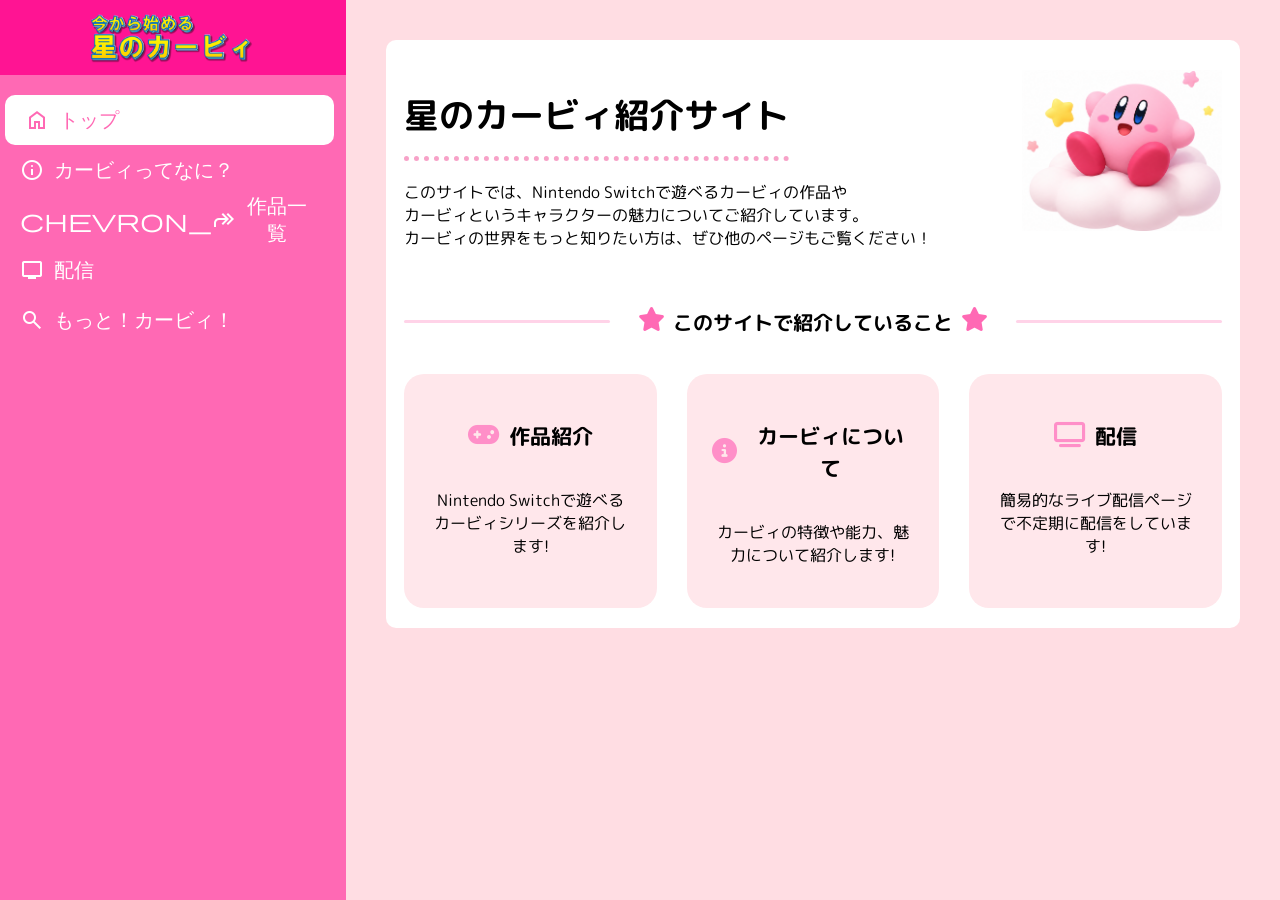
<file: index.html>
<!DOCTYPE html>
<html lang="ja">
<head>
    <meta charset="UTF-8">
    <meta name="viewport" content="width=device-width, initial-scale=1.0">
    <link rel="stylesheet" href="https://fonts.googleapis.com/css2?family=Material+Symbols+Outlined">
    <link rel="stylesheet" href="https://cdnjs.cloudflare.com/ajax/libs/font-awesome/6.7.2/css/all.min.css">
    <link href="https://fonts.googleapis.com/css2?family=M+PLUS+Rounded+1c:wght@400;700&display=swap" rel="stylesheet">

    <title>カービィ紹介サイト</title>
    <link rel="stylesheet" href="style.css">
</head>
<body>
    <div class="container">

        <aside class="sidebar">
            <div class="sidebar-title-wrapper">
                <img class="sidebar-title" src="image/今から始める星のカービィ.png" alt="今から始める星のカービィ">
            </div>

            <div class="sidebar-btn-column">

                <button class="sidebar-btn active" id="top-btn" onclick="openSection('top',this)">
                    <span class="material-symbols-outlined">
                        home
                    </span>
                    トップ
                </button>

                <button class="sidebar-btn" id="detail-btn" onclick="openSection('detail',this)">
                    <span class="material-symbols-outlined">
                        info
                    </span>
                    カービィってなに？
                </button>

                <button class="sidebar-btn" onclick="openAccordionMenu(this)">
                    <span class="material-symbols-outlined arrow">
                        chevron_forward
                    </span>
                    作品一覧
                </button>

                <div class="accordion-menu">
                    <button class="accordion-item" onclick="openSection('star-arise',this)">星のカービィ スターアライズ</button>
                    <button class="accordion-item" onclick="openSection('hunters',this)">スーパーカービィ ハンターズ</button>
                    <button class="accordion-item" onclick="openSection('fighters2',this)">カービィ ファイターズ２</button>
                    <button class="accordion-item" onclick="openSection('discovery',this)">星のカービィ ディスカバリー</button>
                    <button class="accordion-item" onclick="openSection('gourmet',this)">カービィのグルメフェス</button>
                    <button class="accordion-item" onclick="openSection('deluxe',this)">星のカービィ Wiiデラックス</button>
                    <button class="accordion-item" onclick="openSection('air-rider',this)">カービィのエアライダー</button>
                </div>

                <button class="sidebar-btn" onclick="window.open('movie.html','_blank')">
                    <span class="material-symbols-outlined">
                        tv
                    </span>
                    配信
                </button>

                <button class="sidebar-btn" onclick="window.open('more.html','_blank')">
                    <span class="material-symbols-outlined">
                        search
                    </span>
                    もっと！カービィ！
                </button>

            </div>
        </aside>

        <main class="main">

            <section class="page open" id="top">
                <div class="top-header">

                    <div class="top-text">

                        <h1 class="title">星のカービィ紹介サイト</h1>

                        <div>このサイトでは、Nintendo Switchで遊べるカービィの作品や</div>
                        <div>カービィというキャラクターの魅力についてご紹介しています。</div>
                        <div>カービィの世界をもっと知りたい方は、ぜひ他のページもご覧ください！</div>

                    </div>

                    <img src="image/カービィ.png" alt="カービィ">

                </div>

                <div class="section-title">

                    <div class="line"></div>

                    <h2>
                        <i class="fa-solid fa-star"></i>
                            このサイトで紹介していること
                        <i class="fa-solid fa-star"></i>
                    </h2>

                    <div class="line"></div>

                </div>

                <div class="card-container">

                    <div class="card">
                        <div class="card-header">
                            <i class="fa-solid fa-gamepad"></i>
                            <h3>作品紹介</h3>
                        </div>
                        <p>Nintendo Switchで遊べるカービィシリーズを紹介します!</p>
                    </div>

                    <div class="card">
                        <div class="card-header">
                            <i class="fa-solid fa-circle-info"></i>
                            <h3>カービィについて</h3>
                        </div>
                        <p>カービィの特徴や能力、魅力について紹介します!</p>
                    </div>

                    <div class="card">
                        <div class="card-header">
                            <i class="fa-solid fa-tv"></i>
                            <h3>配信</h3>
                        </div>
                        <p>簡易的なライブ配信ページで不定期に配信をしています!</p>
                    </div>

                </div>

            </section>

            <section class="page" id="detail">
                <h1 class="title">カービィってなに？</h1>

                <div class="kerby-detail">

                    <div class="kerby-detail-explain">
                        <div>はるかぜとともにやってきた旅する若者です。</div>
                        <div>…悩みのないやつです。</div>
                        <div>なんでも食べる食いしん坊！</div>
                        <div>でも毛虫は苦手…</div>
                        <div>あきれかえるほど平和な国、プププランドに住んでいます。</div>
                        <div>普段はお昼寝したり…ちょっぴりマイペース。</div>
                        <div>だけどピンチの時は頼りになるとっても強いヒーローだ！</div>
                        <div>食べ物だけじゃない！敵も吸い込む！</div>
                        <div>ほおばって…</div>
                        <div>吐き出して攻撃！</div>
                        <div>飲み込めば…相手の能力をコピーするコピー能力発動！</div>
                        <div>空気を吸ってホバリングすれば空も飛べる！</div>
                        <div>時には姿を変えて戦う！</div>
                        <div>とっても強いぞ星のカービィ！</div>
                        <div>…あらら？ どうやらおねむの時間のようです…</div>
                    </div>

                    <div class="gallery">

                        <div class="gallery-title">
                            <i class="fa-solid fa-star"></i>
                            カービィのいろいろな表情
                        </div>

                        <div class="slider">

                            <button class="prev" onclick="changeSlide(-1)">
                                ❮
                            </button>

                            <div class="slides">

                                <img class="slide active" src="kirby_file/20260630205529-01KWC1EGVE5ZZGATH1FPGS8Q94-2.jpg">
                                <img class="slide" src="kirby_file/20260630193522-01KWBZR2N9NR0C7XEYW0PBY646-2.jpg">
                                <img class="slide" src="kirby_file/20260630193522-01KWC1ENG9FHQT1RCMYES9WE9W-2.jpg">
                                <img class="slide" src="kirby_file/20260630193522-01KWC0T1RRZ26G7RZ3WN8653RA.jpg">

                            </div>

                            <button class="next" onclick="changeSlide(1)">
                                ❯
                            </button>

                        </div>

                        <div class="dots">

                            <span class="dot active"></span>
                            <span class="dot"></span>
                            <span class="dot"></span>
                            <span class="dot"></span>

                        </div>

                    </div>
                </div>

                <div class="section-title">
                    <h2>
                        <i class="fa-solid fa-star"></i>
                            カービィの仲間たち
                        <i class="fa-solid fa-star"></i>
                    </h2>
                </div>

               <div class="card-container">

                    <div class="character-card">
                        <h3>ワドルディ</h3>
                        <img class="wad" src="image/ワドルディ.png" alt="ワドルディ">
                        <div>カービィの仲間。いつも元気な働き者！</div>
                    </div>

                    <div class="character-card">
                        <h3>メタナイト</h3>
                        <img class="meta" src="image/メタナイト.png" alt="メタナイト">
                        <div>カービィのライバル。本当は仲間思い！</div>
                    </div>

                    <div class="character-card">
                        <h3>デデデ大王</h3>
                        <img class="ddd" src="image/デデデ大王.png" alt="デデデ大王">
                        <div>プププランドの王様。カービィとよくケンカも...？</div>
                    </div>

                </div>

                <div class="section-title">
                    <h2>
                        <i class="fa-solid fa-star"></i>
                            こんな人におすすめ！
                        <i class="fa-solid fa-star"></i>
                    </h2>
                </div>

                <div class="recommend">

                    <div class="box -character">
                        <div>かわいいキャラが</div>
                        <div>好きな人</div>
                        <p class="-text">カービィの世界にはかわいい　キャラクターがたくさん！</p>
                    </div>

                    <div class="box -action">
                        <div>アクションゲーム</div>
                        <div>を初めて遊ぶ人</div>
                        <p class="-text">簡単な操作で遊べるからゲームが苦手な人でも大丈夫！</p>
                    </div>

                    <div class="box -enjoy">
                        <div>友達や家族と</div>
                        <div>楽しみたい人</div>
                        <p class="-text">皆で協力したり、対戦したり　いろいろな楽しみ方ができる！</p>
                    </div>

                </div>

                <div class="attention">
                    <img src="image/カービィ3.png">
                    <div class="attention-direction">
                        <div class="attention-text-title">カービィは誰でも楽しめる作品！</div>
                        <div class="attention-text">その魅力は遊んでみればわかるはず！</div>
                        <div class="attention-text">さぁ！カービィと一緒に冒険へ出かけよう！</div>
                    </div>
                </div>
            </section>

            <section class="page" id="star-arise">
                <h1 class="title">星のカービィ スターアライズ</h1>
                <p>2018年3月16日発売のSwitchソフト<br>
                ある日、宇宙の彼方で謎の儀式が行われ、世界に様々な光が放たれた。その光には<strong>「光の心」</strong>と<strong>「闇の心」</strong>を持つものがあり、光の心<strong>「フレンズハート」</strong>は昼寝をしていたカービィの元へ降り注ぐ。その一方で、闇の心を持つ<strong>「ジャマハート」</strong>がプププランドに降り注いだことにより、各地で様々な異変が起きる。カービィはワドルディ達が国中の食べ物を奪い、デデデの城へ持っていく様子を目撃する。フレンズハートによって仲間を増やす能力を手に入れたカービィは、その異変を解決すべく、新たな冒険の旅へ出る！<br>
                このゲームでは<strong>敵キャラクターを仲間にできる</strong>ことが目玉！仲間にしたキャラクターは「フレンズヘルパー」と呼ばれ、カービィの冒険を手助けする。炎が使えるフレンズからソードやカッターなどの武器が使えるフレンズまで！その数なんと<strong>46種類！</strong>ゲームが苦手な方はフレンズに頼ってもOK！初心者にも、上級者にもおすすめです！
                </p>
            </section>

            <section class="page" id="hunters">
                <h1 class="title">スーパーカービィ ハンターズ</h1>
                <p>2019年9月5日に配信開始されたSwitchソフト
                はるか遠い昔、"あきれかえるほど"平和なプププランドに突如魔物が現れた。4人のカービィで結成された<strong>"カービィハンターズ"</strong>は、平和を取り戻すため、様々な戦いを通して成長していく物語の始まりだ。
                カービィは<strong>「ヒーローソード・ヒールドクター・ヘビィハンマー・マジックビーム」</strong>のいずれかの”ジョブ”を持っており、それによってカービィの能力が変わる。例えばマジックビームは相手の動きを止める能力をもっていたり、ヘビィハンマーは力を溜めれば強烈な一撃を繰り出すことができたりといった個性的な能力がある。また、このゲームは<strong>基本無料でプレイ可能</strong>で、十分に遊ぶことができる上、課金をすればさらに楽しくプレイできるぞ！能力を駆使し、仲間と協力しながら巨大な敵に立ち向かえ！
                </p>

            </section>

            <section class="page" id="fighters2">
                <h1 class="title">カービィ ファイターズ２</h1>
                <p>2020年9月24日に配信開始されたswitchソフト『カービィファイターズ2』は、シリーズおなじみのコピー能力に焦点を当てた対戦アクションゲームだ。ソードやビーム、ファイター、ニンジャなど、17種類のコピー能力が参戦し、それぞれ異なる技や戦術でバトルを繰り広げる。さらに、バンダナワドルディやメタナイト、デデデ大王といったカービィ以外のキャラクターもプレイアブルキャラクターとして登場し、対戦をさらに奥深いものにしている。</p>
                <br>
                <p>そして本作最大の見どころの一つが、ストーリーモード「～宿命のライバルたち～」。相棒とともに次々と現れる強敵を打ち破り、塔の頂上を目指して戦い抜くモードだ。その先に待つのは、カービィの前に立ちはだかる宿命のライバルたち。激しい戦いの勝者は誰だ！？</p>
                <br>
                <h4>オススメポイント</h4>
                <p>本作はカービィにしては珍しい完全対戦型のゲームである。しかし、子供向けだと侮るなかれ。コピー能力の技だけでなく掴みやガードなど、対戦の駆け引きを盛り上げる要素もあり、対戦ゲーム上級者も楽しめる。また、ゲーム初心者でも上級者に勝てるようなアイテムなどのパーティ要素もあり、実力差関係なく家族や友達みんなと楽しめる。一人でとことんやりこみたい人にも仲間とワイワイ楽しみたい人にもオススメの作品だ。</p>
            </section>

            <section class="page" id="discovery">
                <h1 class="title">星のカービィ ディスカバリー</h1>
                <p>2022年3月25日発売のswitchソフト<br>ある日、謎の渦に吸い込まれたカービィは、文明の跡が残る不思議な新世界へたどり着く。しかし、その世界ではワドルディたちが謎の軍団「ビースト軍団」にさらわれていた。仲間たちを救うため、カービィは広大なフィールドを駆け巡る！</p>
                <br>
                <p>本作最大の見どころが「ほおばりヘンケイ」だ！カービィが自動車をほおばれば猛スピードで道路を駆け抜け、三角コーンをほおばれば鋭い突き攻撃を繰り出し、自動販売機をほおばれば大量の缶を発射して攻撃する！これまでのコピー能力とはひと味違う、驚きと爽快感に満ちたアクションが登場！</p>
                <br>
                <h4>オススメポイント</h4>
                <p>本作は番外編を除いて星のカービィシリーズ初の3Dアクションゲームである。はるかぜモードとワイルドモードという2つの難易度から選べるため、アクション初心者でも上級者でも楽しめる作品だ。そして何より本作はカービィが可愛い。カービィ一つ一つの仕草にこだわりを感じる可愛さだ。特にカービィの家のベットで寝ている姿が非常に可愛い。まじで可愛い。是非ともこの作品をプレイするときはカービィの仕草に注目してプレイして欲しい。</p>

            </section>

            <section class="page" id="gourmet">
                <h1 class="title">カービィのグルメフェス</h1>
                <p>2022年8月17日発売のSwitchソフト<br>
                小さくなったカービィが大きなイチゴを食べまくる、彼にとっては最高の世界だろう！<br>
                プレイヤーはカービィを転がしながら、<strong>「レース・ミニゲーム・バトルロイヤル」</strong>の3つを通して、相手よりたくさんイチゴを食べた人が勝ち！近くの人やインターネットを通じて世界中の様々な人と対戦できるのもいいところ！<br>
                しかも価格は<strong>1500円</strong>と破格！カービィのゲームが初めての方でも気軽にプレイできるぞ！
                </p>
            </section>

            <section class="page" id="deluxe">
                <h1 class="title">星のカービィ Wiiデラックス</h1>
            </section>

            <section class="page" id="air-rider">
                <h1 class="title">カービィのエアライダー</h1>
                <p>2025年11月20年発売のswitchソフト。突如として空からやってきた不思議なマシン、「エアライドマシン」に乗ってカービィ達が競い合う超高速アクションレースゲーム！個性豊かなマシンに乗り込み、多彩なコースを駆け抜ける「エアライドモード」、広大な街を自由に走り回りながらパワーアップアイテムを集め、マシンを強化し、最後に待ち受けるスタジアムで勝利を目指す「シティトライアル」など、様々なモードを楽しめる。</p>
                <br>
                <p>そして新モード「ロードトリップ」では、カービィ達が美しい景色の中を走り抜け、ときには強敵に挑みながらエアライドマシンの謎に迫る物語が展開される。エアライドマシンはなぜ生まれたのか？この冒険の先に訪れる結末とは？その真相は是非とも自分の目で確かめてほしい。</p>
                <br>
                <h4>オススメポイント</h4>
                <p>簡単操作で誰でも楽しめる一方、マシンの性能の強みが極端に違うため、マシンにあったルートや戦略を組み立てられる奥深さが面白い「カービィのエアライド」から進化した完全新作である。今作はマシンに乗るのはカービィだけじゃない。デデデ大王やメタナイトなど、様々なキャラクターが参戦しており、キャラごとに性能も違うため更に戦略の幅を広げている。前作をやったことない人にも、前作経験者にもオススメしたい。そして、ついにオンライン通信に対応し、世界中の人たちと競い合うことができる。世界中の人と実力で競い合いたい人にもオススメしたい一作だ！</p>
            </section>



        </main>

        <script src="script.js"></script>
    </div>
</body>
</html>
</file>
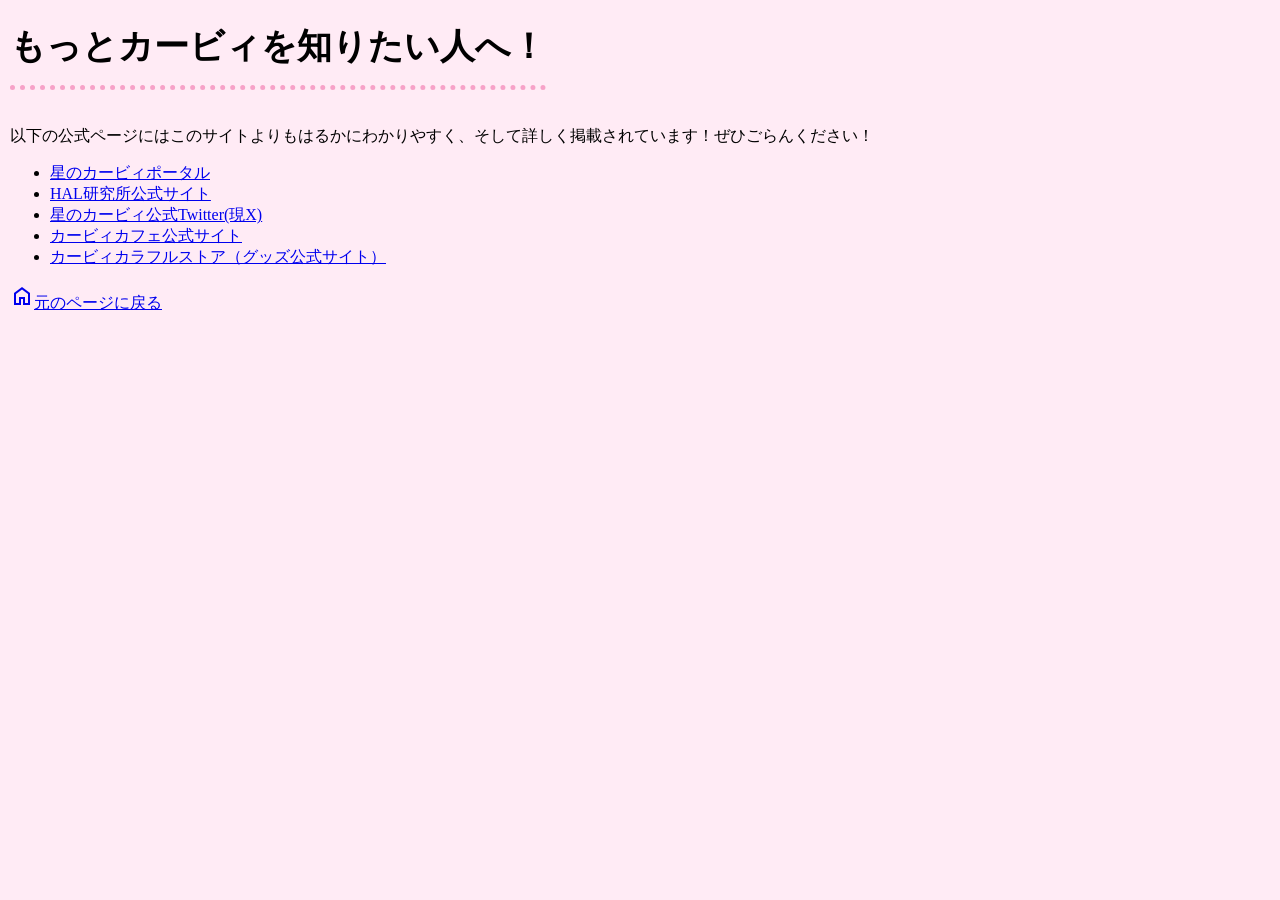
<file: more.html>
<!DOCTYPE html>
<html lang="en">
<head>
    <meta charset="UTF-8">
    <meta name="viewport" content="width=device-width, initial-scale=1.0">
    <link rel="stylesheet" href="https://fonts.googleapis.com/css2?family=Material+Symbols+Outlined">
    <title>Document</title>
    <link rel="stylesheet" href="style.css">
</head>

<body class="movie">
    <h1 class="title">もっとカービィを知りたい人へ！</h1>
    <p>以下の公式ページにはこのサイトよりもはるかにわかりやすく、そして詳しく掲載されています！ぜひごらんください！
    <ul>
        <li><a href=https://www.kirby.jp target="_blank">星のカービィポータル</li>
        <li><a href=https://www.hallab.co.jp target="_blank">HAL研究所公式サイト</li>
        <li><a href=https://x.com/Kirby_JP target="_blank">星のカービィ公式Twitter(現X)</li>
        <li><a href=https://kirbycafe.jp/thestore target="_blank">カービィカフェ公式サイト</li>
        <li><a href=https://www.dreampocket-webshop.jp/c/kirby target="_blank">カービィカラフルストア（グッズ公式サイト）</li>
    </ul>
    <a href="index.html"><span class="material-symbols-outlined">
                        home
                    </span>元のページに戻る</a>
    </p>
</body>
</file>
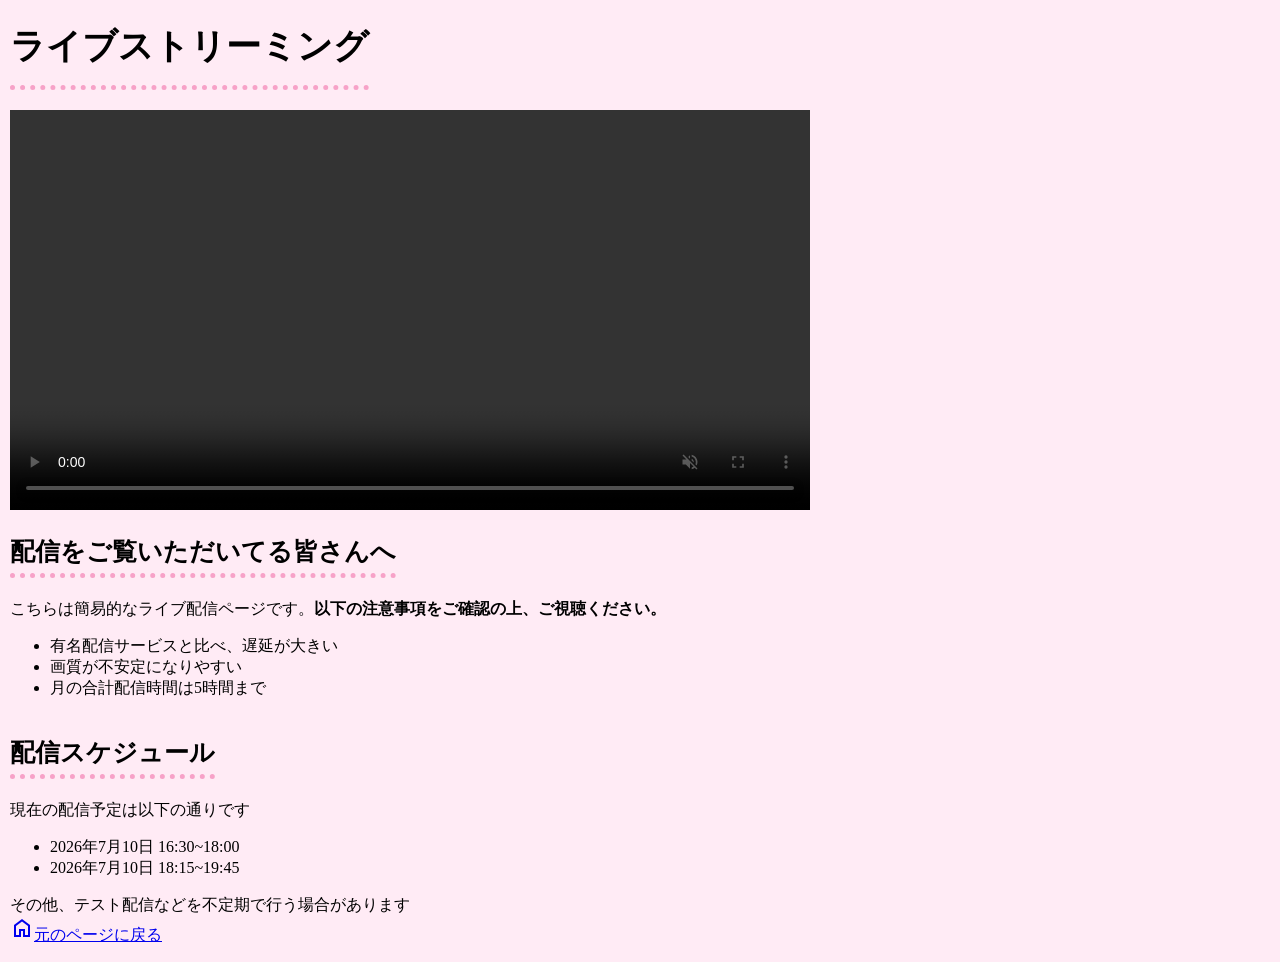
<file: movie.html>
<!DOCTYPE html>
<html lang="ja">
<head>
    <meta charset="UTF-8">
    <meta name="viewport" content="width=device-width, initial-scale=1.0">
    <link rel="stylesheet" href="https://fonts.googleapis.com/css2?family=Material+Symbols+Outlined">
    <link rel="stylesheet" href="https://cdnjs.cloudflare.com/ajax/libs/font-awesome/6.7.2/css/all.min.css">
    <title>movie</title>
    <link rel="stylesheet" type="text/css" href="style.css">
</head>

<body class="movie">
    <h1 class="title">ライブストリーミング</h1><br>
    <video controls autoplay muted width="800" height="400">
    <source src="https://f5996ad7b568.ap-northeast-1.playback.live-video.net/api/video/v1/ap-northeast-1.324711057349.channel.N29JJ1FLBr7U.m3u8" type="application/x-mpegURL">
    </video><br>
    <h2 class="title2">配信をご覧いただいてる皆さんへ</h2>
    <p>こちらは簡易的なライブ配信ページです。<strong>以下の注意事項をご確認の上、ご視聴ください。</strong>
        <ul>
            <li>有名配信サービスと比べ、遅延が大きい</li>
            <li>画質が不安定になりやすい</li>
            <li>月の合計配信時間は5時間まで</li>
        </ul>
    </p>
    <h2 class="title2">配信スケジュール</h2>
    <p>現在の配信予定は以下の通りです
        <ul>
            <li>2026年7月10日 16:30~18:00</li>
            <li>2026年7月10日 18:15~19:45</li>
        </ul>
    その他、テスト配信などを不定期で行う場合があります
    <br><a href="index.html"><span class="material-symbols-outlined">
                        home
                    </span>元のページに戻る</a>
    </p>
</body>
</file>
<file: style.css>
body{
    margin:0;
    overflow:auto;

    font-family: "M PLUS Rounded 1c";
    font-weight: 400;

    cursor:default;
}

.container{
    display:flex;
    height:100dvh;
}

.header{
    display:flex;
}

.sidebar{
    min-width:285px;
    height:100%;

    overflow-y:auto;
    overflow-x:hidden;

    background:hotpink;
}

.sidebar::-webkit-scrollbar {
    display:none;
}

.sidebar-title-wrapper{
    height:75px;
    display:flex;
    justify-content:center;
    align-items:center;

    background:deeppink;
}

.sidebar-title-wrapper img{
    width:170px;
}

.sidebar-btn-column{
    display:flex;
    flex-direction:column;

    width:100%;

    margin-top:20px;
}

.sidebar-btn{
    display:flex;
    align-items:center;

    gap:10px;

    width:95%;
    height:50px;

    padding:20px;

    border:none;
    border-radius:10px;

    background:none;
    color:white;

    font-size:20px;

    cursor:pointer;
    transition:0.3s;
}

.sidebar-btn:hover{
    background:#FFFFFF26;
}

.sidebar-btn.active{
    background:white;
    color:hotpink;
    transform:translateX(5px);
}

.accordion-menu{
    display:flex;
    flex-direction:column;

    max-height:0;
    overflow:hidden;

    transition:0.6s;
}

.accordion-menu.open{
    max-height:500px;
}

.accordion-item{
    display:flex;
    align-items:center;
    gap:10px;

    width:95%;
    height:50px;

    padding:20px;

    border:none;
    border-radius:10px;

    background:none;

    color:white;

    font-size:16px;

    cursor:pointer;
    transition:0.3s;
}

.accordion-item:hover{
    background:#FFFFFF26;
}

.accordion-item.active{
    background:white;
    color:hotpink;
    transform:translateX(5px);
}

.material-symbols-outlined{
    transition:0.3s;
}

.rotate{
    transform:rotate(90deg);
}

.page{
    display:none;

    background:white;
    border-radius:10px;

    margin:40px;
    padding:20.3px 17.8px;
}

.page.open{
    display:block;
}

.fade-in{
    animation:fadeIn .35s;
}

.fade-out{
    animation:fadeOut .35s;
}

@keyframes fadeIn{
    from{
        opacity:0;
        transform:translateY(10px);
    }
    to{
        opacity:1;
        transform:translateY(0);
    }
}

@keyframes fadeOut{
    from{
        opacity:1;
    }
    to{
        opacity:0;
    }
}

.main{
    flex:1;

    overflow-y:auto;

    background:rgb(255, 221, 227);
}


.title{
    font-size:35px;
    font-weight:bold;

    display:inline-block;

    border-bottom:5px dotted #f7a2c8;

    padding-bottom:15px;

    margin-bottom:20px;
}

.title2{
    font-size:25px;
    font-weight:bold;

    display:inline-block;

    border-bottom:5px dotted #f7a2c8;

    padding-bottom:5px;

    margin-bottom:5px;
}

.section-title{
    display:flex;
    align-items:center;
    justify-content:center;

    gap:20px;

    margin-top:40px;
    margin-bottom:20px;
}

.top-header{
    display:flex;
    justify-content:space-between;
    align-items:flex-start;

    gap:40px;
}

.top-text{
    flex:1;
}

.top-header img{
    width:200px;

    margin-top:10px;
}

.section-title h2{
    display:flex;
    white-space:nowrap;

    font-size:20px;
    font-weight:bold;
}

.line{
    flex:1;

    height:3px;

    background:#ffd3e8;

    border-radius:10px;
}

.fa-sparkles,
.fa-star{
    color:hotpink;

    font-size:24px;

    margin:0 8px;
}

.gallery{
    width:400px;
    height:200px;

    background:#fff8fb;

    padding:20px;

    border-radius:20px;

    box-shadow:0 8px 20px rgba(0,0,0,.12);

    top:30px;
}

.slider{
    position:relative;
}

.slides{
    position:relative;

    width:100%;
    height:280px;
}

.slide{

    position:absolute;

    width:100%;
    height:100%;

    object-fit:cover;

    border-radius:20px;

    opacity:0;

    transition:.5s;
}

.slide.active{
    opacity:1;
}

.prev,
.next{

    position:absolute;

    top:50%;

    transform:translateY(-50%);

    width:45px;
    height:45px;

    border:none;

    border-radius:50%;

    background:hotpink;

    color:white;

    cursor:pointer;

    z-index:10;
}

.prev{
    left:-20px;
}

.next{
    right:-20px;
}

.dots{

    display:flex;

    justify-content:center;

    gap:10px;

    margin-top:20px;
}

.dot{

    width:10px;
    height:10px;

    border-radius:50%;

    background:#ffc7df;
}

.dot.active{
    background:hotpink;
}

.gallery-title{
    background:#ffd9ea;
    padding:10px 16px;
    border-radius:12px;

    font-weight:bold;
    color:deeppink;

    display:inline-block;
    margin-bottom:18px;
}

.kerby-detail{
    margin-bottom:40px;
    display:flex;
}

.kerby-detail-explain{
    flex:1;
    line-height:2.2;

    min-width:0;
}

.img-scroller{
    display:flex;
    gap:15px;

    overflow-x:auto;
    overflow-y:hidden;

    scroll-snap-type:x mandatory;
    scroll-behavior:smooth;

    padding-bottom:10px;
}

.img-scroller::-webkit-scrollbar {
    display:none;
}

.img-scroller img{
    width:290px;
    height:200px;

    object-fit:cover;

    border-radius:15px;

    flex-shrink:0;

    scroll-snap-align:center;

    transition:.25s;
}

.img-scroller img:hover{
    transform:scale(1.03);
}

.card-container{
    display:flex;
    justify-content:center;

    gap:30px;
}

.card{
    width:220px;

    background:rgb(255, 231, 235);

    border-radius:20px;

    padding:25px;

    text-align:center;

    transition:0.2s;

    cursor:default;
}

.card:hover{
    transform:translateY(-6px) scale(1.03);
    box-shadow:0 10px 25px rgba(0,0,0,.15);
}

.card i{
    font-size:25px;
    color:#ff8fc8;
}

.card h3{
    font-size:21px;
}

.card-header{
    display:flex;
    align-items:center;
    justify-content:center;

    gap:10px;

    margin-bottom:15px;
}

.character-card{
    width:210px;
    height:200px;

    padding:15px;

    background:#fff3f7;
    border-radius:20px;

    text-align:center;

    transition:0.25s;

    cursor:default;
}

.character-card img{
    width:100px;
    margin-bottom:15px;
}

.character-card h3{
    margin:10px 0;
}

.character-card div{
    color:#000000;
    font-size:15px;
}

.character-card:hover{
    transform:translateY(-6px) scale(1.03);
    box-shadow:0 10px 25px rgba(0,0,0,.15);
}

.character-card img.ddd{
    width:81px;
}

.character-card img.wad{
    width:110px;
}

.recommend{
    display:flex;
    justify-content:center;

    gap:24px;

    flex-wrap:wrap;
}

.box{
    width:220px;
    height:130px;

    padding:20px;

    border-radius:20px;

    transition:0.2s;

    cursor:default;
}

.box:hover{
    transform:translateY(-6px) scale(1.03);
    box-shadow:0 10px 25px rgba(0,0,0,.15);
}

.box div{
    font-size:20px;
    font-weight:bold;
}

.-character{
    background:#e0ffd5;
    color:#2e8b57;
}

.-action{
    background:#ffd5d5;
    color:#ff4949;
}

.-enjoy{
    background:#ecfdff;
    color:#00d9ff;
}

.-text{
    color:#000000;
    font-size:15px;
    line-height:1.6;
}

.attention {
  display: flex;
  align-items: center;
  gap: 20px;

  background:linear-gradient(135deg, #ffe6ef, #fff3f7);
  padding:24px 28px;
  margin:40px 20px;

  border-radius:20px;

  border:2px solid #ffd3e8;

  cursor:default;
}

.attention img{
    display:flex;
    justify-content:left;

    width:100px;
}

.attention-text-title {
  font-size: 22px;
  font-weight: bold;
  color: hotpink;
  letter-spacing: 0.5px;
}

.attention-direction {
  display: flex;
  flex-direction: column;
  gap: 6px;
}

.attention-text{
    font-size:15px;
    color:#000000;
}

.movie{
    background-color: #ffebf5;
    margin-left: 10px;
}
</file>
